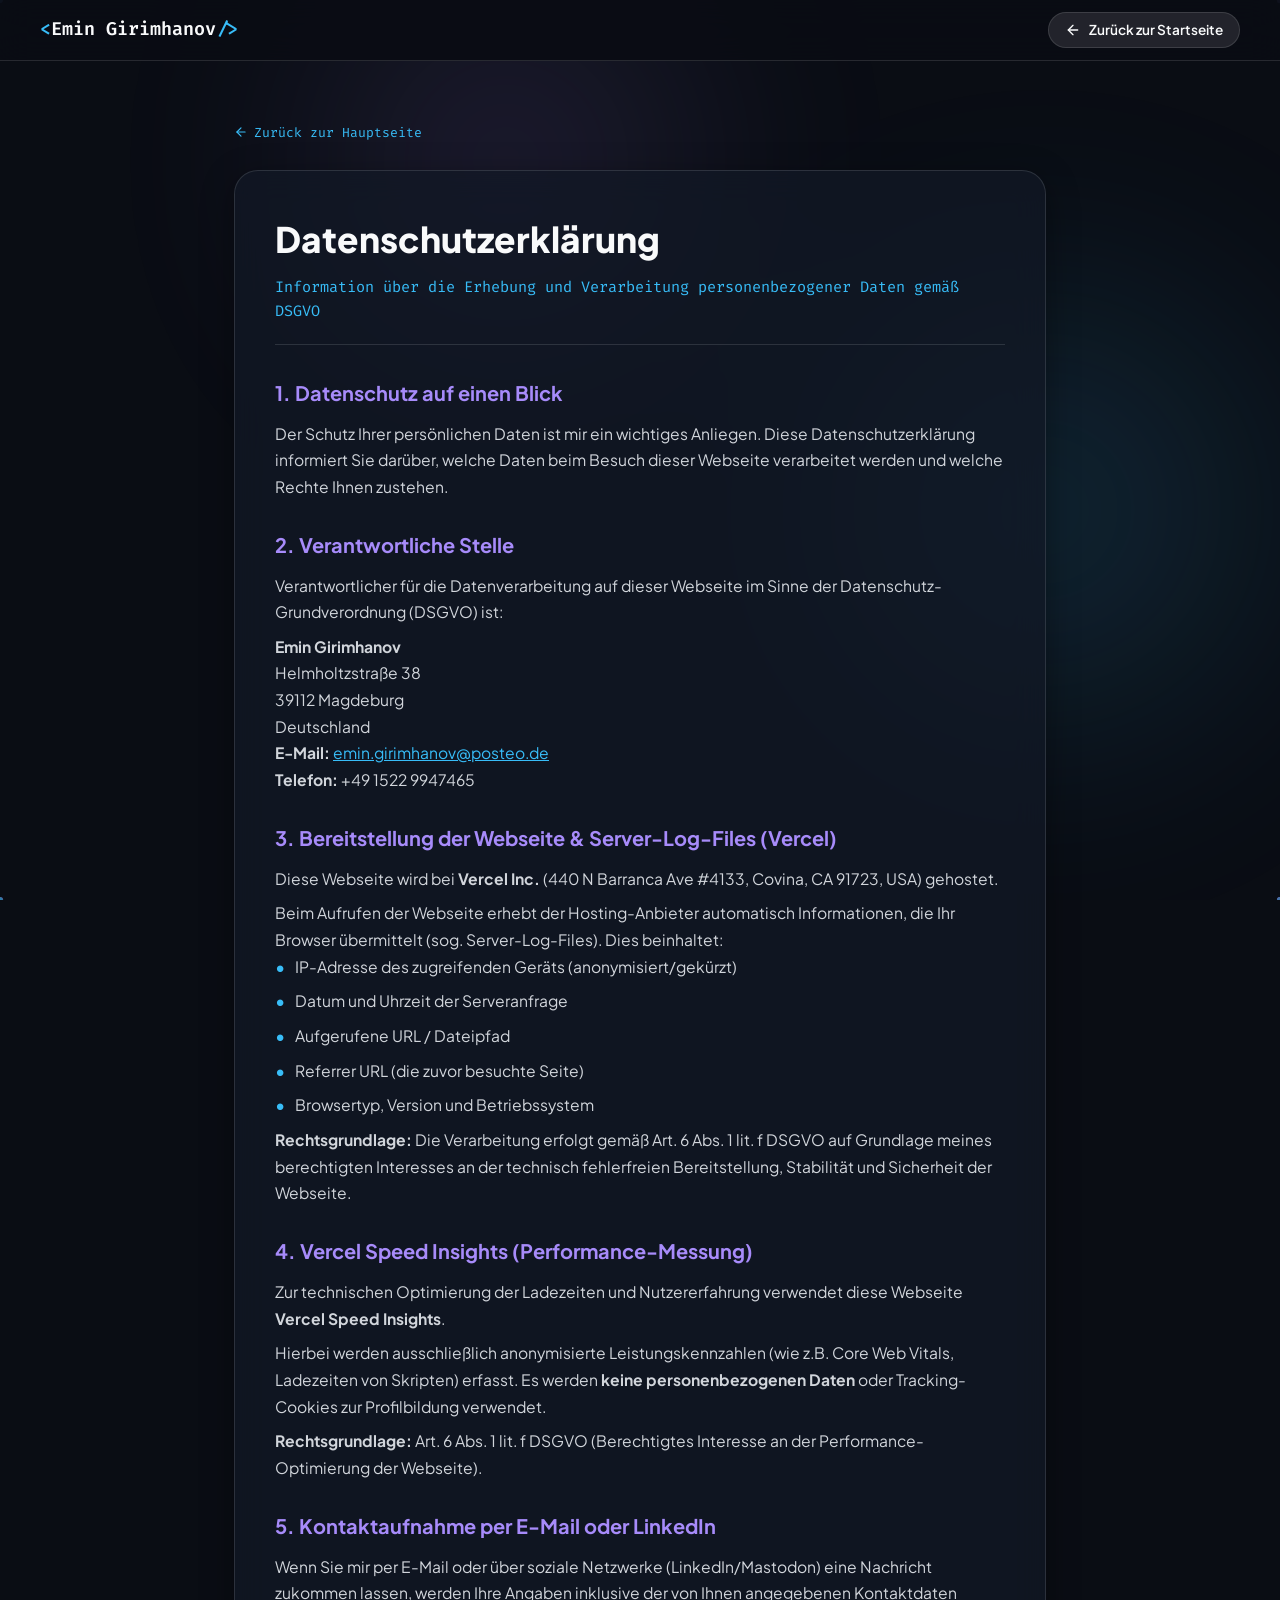
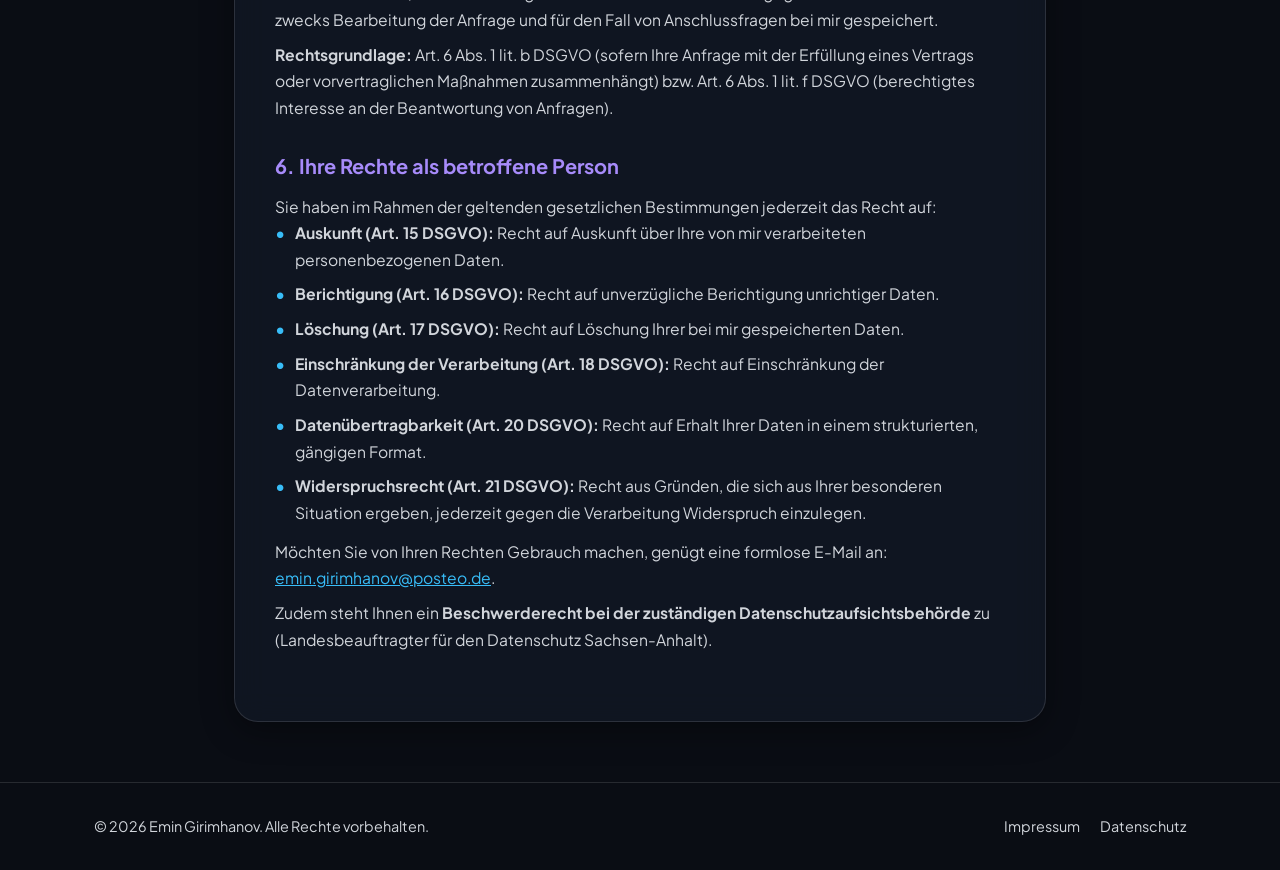
<file: datenschutz.html>
<!DOCTYPE html>
<html lang="de">
<head>
    <meta charset="UTF-8">
    <meta name="viewport" content="width=device-width, initial-scale=1.0">
    <title>Datenschutzerklärung | Emin Girimhanov</title>
    <meta name="description" content="Datenschutzerklärung gemäß DSGVO (GDPR) und TDDDG von Emin Girimhanov. Information über Datenverarbeitung, Hosting (Vercel) und Ihre Rechte.">
    <meta name="robots" content="noindex, follow">
    <link rel="canonical" href="https://emin-girimhanov.de/datenschutz.html">

    <!-- Selbst gehostete Schriften: kein Google-CDN, keine US-Uebertragung (DSGVO) -->
    <link rel="preload" href="assets/fonts/plus-jakarta-sans-latin.woff2" as="font" type="font/woff2" crossorigin>
    <link rel="stylesheet" href="assets/fonts/fonts.css">
    <link rel="stylesheet" href="style.css">
    
    <style>
        .legal-page-container {
            max-width: 860px;
            margin: 120px auto 60px;
            padding: 0 24px;
        }
        .back-nav {
            margin-bottom: 24px;
        }
        .legal-card {
            padding: 40px;
            border-radius: var(--radius-lg);
        }
        .legal-header {
            margin-bottom: 32px;
            border-bottom: 1px solid var(--border-color);
            padding-bottom: 20px;
        }
        .legal-title {
            font-size: 2.2rem;
            font-weight: 800;
            color: var(--text-main);
            margin-bottom: 8px;
        }
        .legal-subtitle {
            color: var(--cyan);
            font-size: 0.95rem;
            font-family: var(--font-code);
        }
        .legal-block {
            margin-bottom: 28px;
        }
        .legal-block h2 {
            font-size: 1.25rem;
            color: var(--primary);
            margin-bottom: 12px;
            display: flex;
            align-items: center;
            gap: 10px;
        }
        .legal-block p, .legal-block ul {
            color: var(--text-muted);
            font-size: 0.98rem;
            line-height: 1.7;
        }
        .legal-block ul {
            list-style: none;
            padding-left: 0;
        }
        .legal-block li {
            margin-bottom: 8px;
            position: relative;
            padding-left: 20px;
        }
        .legal-block li::before {
            content: "•";
            color: var(--cyan);
            position: absolute;
            left: 0;
            font-weight: bold;
        }
        .legal-link {
            color: var(--cyan);
            text-decoration: underline;
        }
    </style>
</head>
<body>
    <a href="#main-content" class="skip-link">Zum Hauptinhalt springen</a>

    <div class="ambient-light" aria-hidden="true">
        <canvas id="canvas-ui-bg"></canvas>
        <div class="blob blob-1"></div>
        <div class="blob blob-2"></div>
    </div>

    <!-- Navigation Header -->
    <header class="navbar" role="banner">
        <div class="nav-container">
            <a href="index.html" class="nav-logo" aria-label="Emin Girimhanov Startseite">
                <span class="logo-accent" aria-hidden="true">&lt;</span>Emin Girimhanov<span class="logo-accent" aria-hidden="true"> /&gt;</span>
            </a>
            <div class="nav-actions">
                <a href="index.html" class="btn btn-secondary btn-sm">
                    <svg xmlns="http://www.w3.org/2000/svg" width="16" height="16" viewBox="0 0 24 24" fill="none" stroke="currentColor" stroke-width="2" stroke-linecap="round" stroke-linejoin="round" aria-hidden="true"><line x1="19" y1="12" x2="5" y2="12"></line><polyline points="12 19 5 12 12 5"></polyline></svg> Zurück zur Startseite
                </a>
            </div>
        </div>
    </header>

    <main id="main-content" class="legal-page-container">
        <div class="back-nav">
            <a href="index.html" class="live-url-link">
                <svg xmlns="http://www.w3.org/2000/svg" width="14" height="14" viewBox="0 0 24 24" fill="none" stroke="currentColor" stroke-width="2" stroke-linecap="round" stroke-linejoin="round" aria-hidden="true"><line x1="19" y1="12" x2="5" y2="12"></line><polyline points="12 19 5 12 12 5"></polyline></svg> Zurück zur Hauptseite
            </a>
        </div>

        <article class="glass-card legal-card">
            <div class="legal-header">
                <h1 class="legal-title">Datenschutzerklärung</h1>
                <p class="legal-subtitle">Information über die Erhebung und Verarbeitung personenbezogener Daten gemäß DSGVO</p>
            </div>

            <div class="legal-block">
                <h2>1. Datenschutz auf einen Blick</h2>
                <p>
                    Der Schutz Ihrer persönlichen Daten ist mir ein wichtiges Anliegen. Diese Datenschutzerklärung informiert Sie darüber, welche Daten beim Besuch dieser Webseite verarbeitet werden und welche Rechte Ihnen zustehen.
                </p>
            </div>

            <div class="legal-block">
                <h2>2. Verantwortliche Stelle</h2>
                <p>
                    Verantwortlicher für die Datenverarbeitung auf dieser Webseite im Sinne der Datenschutz-Grundverordnung (DSGVO) ist:
                </p>
                <p style="margin-top: 8px;">
                    <strong>Emin Girimhanov</strong><br>
                    Helmholtzstraße 38<br>
                    39112 Magdeburg<br>
                    Deutschland<br>
                    <strong>E-Mail:</strong> <a href="mailto:emin.girimhanov@posteo.de" class="legal-link">emin.girimhanov@posteo.de</a><br>
                    <strong>Telefon:</strong> +49 1522 9947465
                </p>
            </div>

            <div class="legal-block">
                <h2>3. Bereitstellung der Webseite &amp; Server-Log-Files (Vercel)</h2>
                <p>
                    Diese Webseite wird bei <strong>Vercel Inc.</strong> (440 N Barranca Ave #4133, Covina, CA 91723, USA) gehostet.
                </p>
                <p style="margin-top: 8px;">
                    Beim Aufrufen der Webseite erhebt der Hosting-Anbieter automatisch Informationen, die Ihr Browser übermittelt (sog. Server-Log-Files). Dies beinhaltet:
                </p>
                <ul>
                    <li>IP-Adresse des zugreifenden Geräts (anonymisiert/gekürzt)</li>
                    <li>Datum und Uhrzeit der Serveranfrage</li>
                    <li>Aufgerufene URL / Dateipfad</li>
                    <li>Referrer URL (die zuvor besuchte Seite)</li>
                    <li>Browsertyp, Version und Betriebssystem</li>
                </ul>
                <p style="margin-top: 8px;">
                    <strong>Rechtsgrundlage:</strong> Die Verarbeitung erfolgt gemäß Art. 6 Abs. 1 lit. f DSGVO auf Grundlage meines berechtigten Interesses an der technisch fehlerfreien Bereitstellung, Stabilität und Sicherheit der Webseite.
                </p>
            </div>

            <div class="legal-block">
                <h2>4. Vercel Speed Insights (Performance-Messung)</h2>
                <p>
                    Zur technischen Optimierung der Ladezeiten und Nutzererfahrung verwendet diese Webseite <strong>Vercel Speed Insights</strong>.
                </p>
                <p style="margin-top: 8px;">
                    Hierbei werden ausschließlich anonymisierte Leistungskennzahlen (wie z.B. Core Web Vitals, Ladezeiten von Skripten) erfasst. Es werden <strong>keine personenbezogenen Daten</strong> oder Tracking-Cookies zur Profilbildung verwendet.
                </p>
                <p style="margin-top: 8px;">
                    <strong>Rechtsgrundlage:</strong> Art. 6 Abs. 1 lit. f DSGVO (Berechtigtes Interesse an der Performance-Optimierung der Webseite).
                </p>
            </div>

            <div class="legal-block">
                <h2>5. Kontaktaufnahme per E-Mail oder LinkedIn</h2>
                <p>
                    Wenn Sie mir per E-Mail oder über soziale Netzwerke (LinkedIn/Mastodon) eine Nachricht zukommen lassen, werden Ihre Angaben inklusive der von Ihnen angegebenen Kontaktdaten zwecks Bearbeitung der Anfrage und für den Fall von Anschlussfragen bei mir gespeichert.
                </p>
                <p style="margin-top: 8px;">
                    <strong>Rechtsgrundlage:</strong> Art. 6 Abs. 1 lit. b DSGVO (sofern Ihre Anfrage mit der Erfüllung eines Vertrags oder vorvertraglichen Maßnahmen zusammenhängt) bzw. Art. 6 Abs. 1 lit. f DSGVO (berechtigtes Interesse an der Beantwortung von Anfragen).
                </p>
            </div>

            <div class="legal-block">
                <h2>6. Ihre Rechte als betroffene Person</h2>
                <p>Sie haben im Rahmen der geltenden gesetzlichen Bestimmungen jederzeit das Recht auf:</p>
                <ul>
                    <li><strong>Auskunft (Art. 15 DSGVO):</strong> Recht auf Auskunft über Ihre von mir verarbeiteten personenbezogenen Daten.</li>
                    <li><strong>Berichtigung (Art. 16 DSGVO):</strong> Recht auf unverzügliche Berichtigung unrichtiger Daten.</li>
                    <li><strong>Löschung (Art. 17 DSGVO):</strong> Recht auf Löschung Ihrer bei mir gespeicherten Daten.</li>
                    <li><strong>Einschränkung der Verarbeitung (Art. 18 DSGVO):</strong> Recht auf Einschränkung der Datenverarbeitung.</li>
                    <li><strong>Datenübertragbarkeit (Art. 20 DSGVO):</strong> Recht auf Erhalt Ihrer Daten in einem strukturierten, gängigen Format.</li>
                    <li><strong>Widerspruchsrecht (Art. 21 DSGVO):</strong> Recht aus Gründen, die sich aus Ihrer besonderen Situation ergeben, jederzeit gegen die Verarbeitung Widerspruch einzulegen.</li>
                </ul>
                <p style="margin-top: 12px;">
                    Möchten Sie von Ihren Rechten Gebrauch machen, genügt eine formlose E-Mail an: <a href="mailto:emin.girimhanov@posteo.de" class="legal-link">emin.girimhanov@posteo.de</a>.
                </p>
                <p style="margin-top: 8px;">
                    Zudem steht Ihnen ein <strong>Beschwerderecht bei der zuständigen Datenschutzaufsichtsbehörde</strong> zu (Landesbeauftragter für den Datenschutz Sachsen-Anhalt).
                </p>
            </div>
        </article>
    </main>

    <footer class="footer">
        <div class="container footer-content">
            <p>&copy; 2026 Emin Girimhanov. Alle Rechte vorbehalten.</p>
            <div class="footer-links">
                <a href="impressum.html">Impressum</a>
                <a href="datenschutz.html">Datenschutz</a>
            </div>
        </div>
    </footer>

    <script src="script.js"></script>
</body>
</html>
</file>
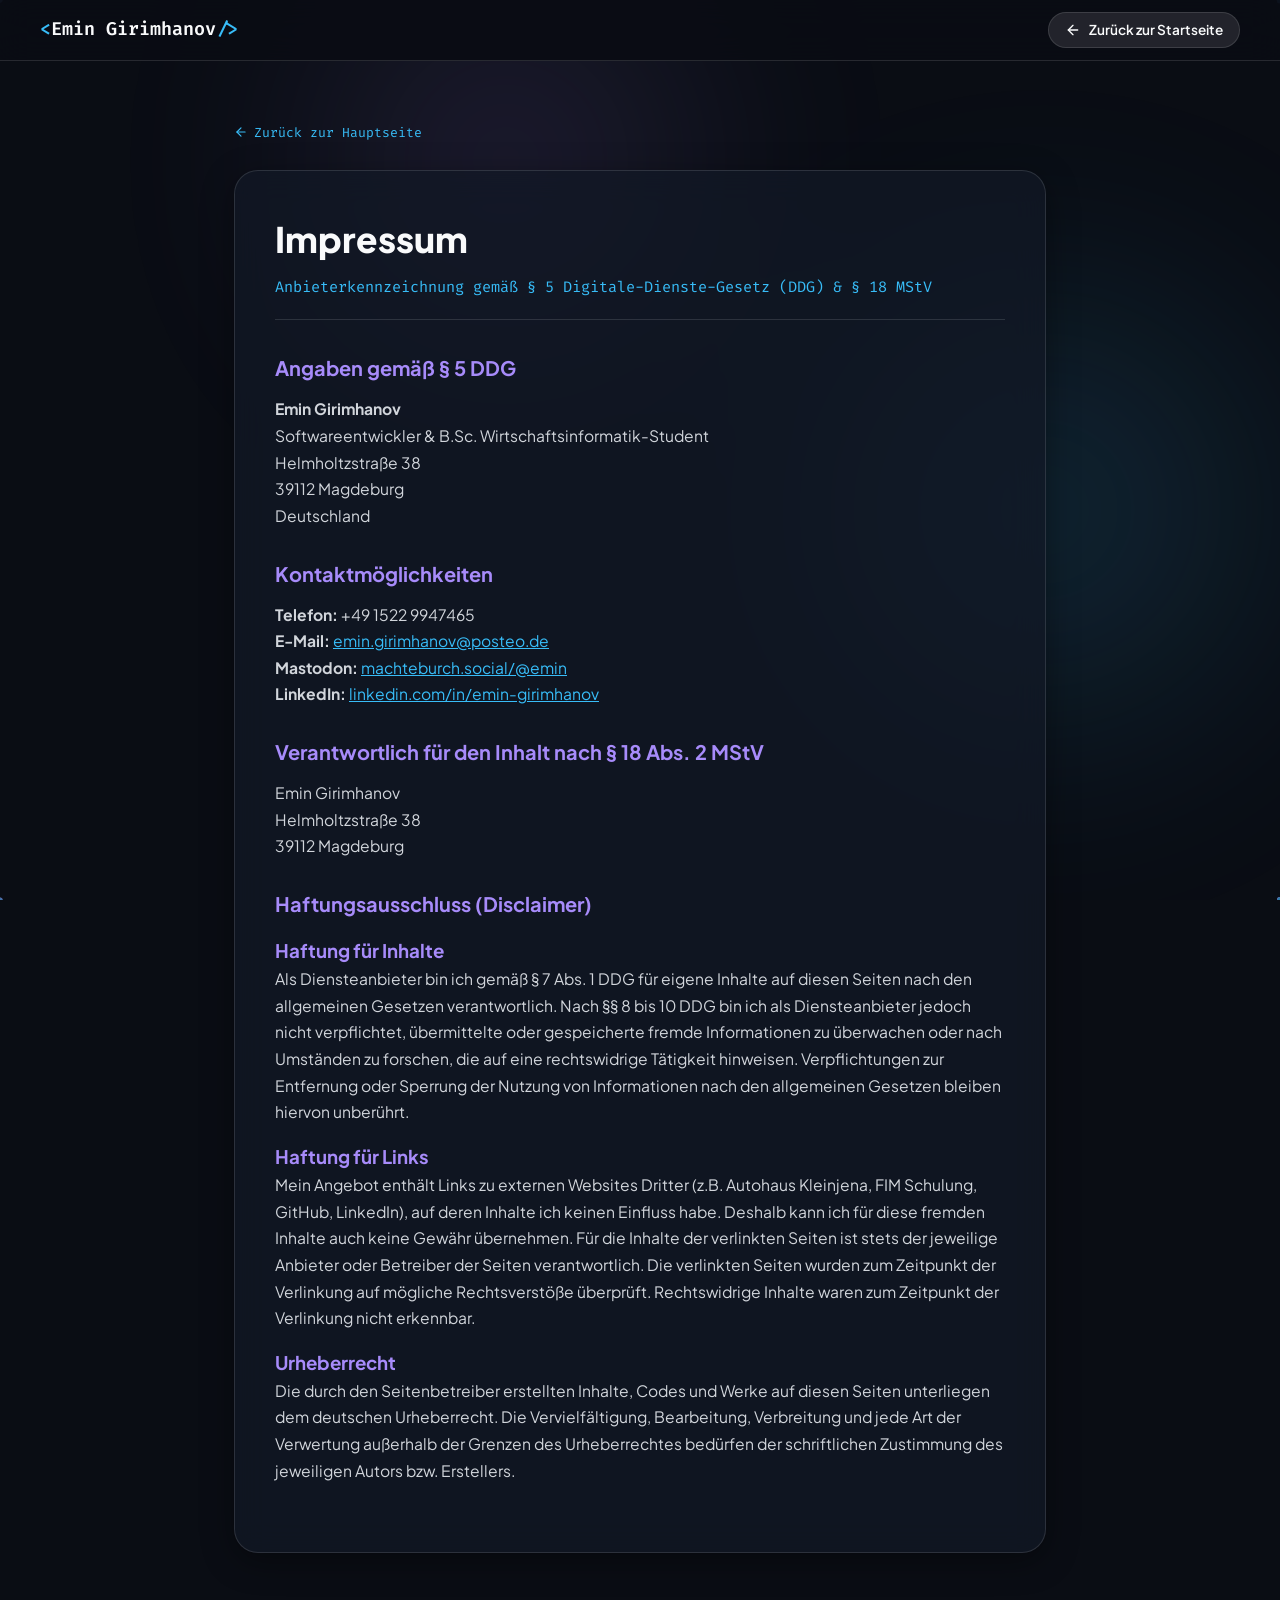
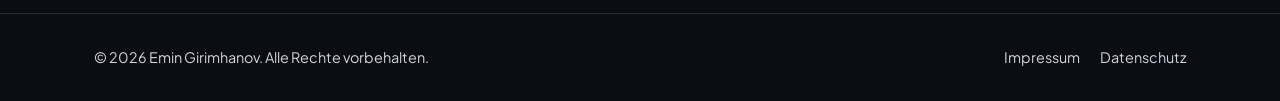
<file: impressum.html>
<!DOCTYPE html>
<html lang="de">
<head>
    <meta charset="UTF-8">
    <meta name="viewport" content="width=device-width, initial-scale=1.0">
    <title>Impressum | Emin Girimhanov</title>
    <meta name="description" content="Rechtliche Angaben und Impressum gemäß § 5 DDG & § 18 MStV von Emin Girimhanov, Magdeburg / Naumburg (Saale).">
    <meta name="robots" content="noindex, follow">
    <link rel="canonical" href="https://emin-girimhanov.de/impressum.html">

    <!-- Selbst gehostete Schriften: kein Google-CDN, keine US-Uebertragung (DSGVO) -->
    <link rel="preload" href="assets/fonts/plus-jakarta-sans-latin.woff2" as="font" type="font/woff2" crossorigin>
    <link rel="stylesheet" href="assets/fonts/fonts.css">
    <link rel="stylesheet" href="style.css">
    
    <style>
        .legal-page-container {
            max-width: 860px;
            margin: 120px auto 60px;
            padding: 0 24px;
        }
        .back-nav {
            margin-bottom: 24px;
        }
        .legal-card {
            padding: 40px;
            border-radius: var(--radius-lg);
        }
        .legal-header {
            margin-bottom: 32px;
            border-bottom: 1px solid var(--border-color);
            padding-bottom: 20px;
        }
        .legal-title {
            font-size: 2.2rem;
            font-weight: 800;
            color: var(--text-main);
            margin-bottom: 8px;
        }
        .legal-subtitle {
            color: var(--cyan);
            font-size: 0.95rem;
            font-family: var(--font-code);
        }
        .legal-block {
            margin-bottom: 28px;
        }
        .legal-block h2 {
            font-size: 1.25rem;
            color: var(--primary);
            margin-bottom: 12px;
            display: flex;
            align-items: center;
            gap: 10px;
        }
        .legal-block p, .legal-block ul {
            color: var(--text-muted);
            font-size: 0.98rem;
            line-height: 1.7;
        }
        .legal-block ul {
            list-style: none;
            padding-left: 0;
        }
        .legal-block li {
            margin-bottom: 8px;
            position: relative;
            padding-left: 20px;
        }
        .legal-block li::before {
            content: "•";
            color: var(--cyan);
            position: absolute;
            left: 0;
            font-weight: bold;
        }
        .legal-link {
            color: var(--cyan);
            text-decoration: underline;
        }
    </style>
</head>
<body>
    <a href="#main-content" class="skip-link">Zum Hauptinhalt springen</a>

    <div class="ambient-light" aria-hidden="true">
        <canvas id="canvas-ui-bg"></canvas>
        <div class="blob blob-1"></div>
        <div class="blob blob-2"></div>
    </div>

    <!-- Navigation Header -->
    <header class="navbar" role="banner">
        <div class="nav-container">
            <a href="index.html" class="nav-logo" aria-label="Emin Girimhanov Startseite">
                <span class="logo-accent" aria-hidden="true">&lt;</span>Emin Girimhanov<span class="logo-accent" aria-hidden="true"> /&gt;</span>
            </a>
            <div class="nav-actions">
                <a href="index.html" class="btn btn-secondary btn-sm">
                    <svg xmlns="http://www.w3.org/2000/svg" width="16" height="16" viewBox="0 0 24 24" fill="none" stroke="currentColor" stroke-width="2" stroke-linecap="round" stroke-linejoin="round" aria-hidden="true"><line x1="19" y1="12" x2="5" y2="12"></line><polyline points="12 19 5 12 12 5"></polyline></svg> Zurück zur Startseite
                </a>
            </div>
        </div>
    </header>

    <main id="main-content" class="legal-page-container">
        <div class="back-nav">
            <a href="index.html" class="live-url-link">
                <svg xmlns="http://www.w3.org/2000/svg" width="14" height="14" viewBox="0 0 24 24" fill="none" stroke="currentColor" stroke-width="2" stroke-linecap="round" stroke-linejoin="round" aria-hidden="true"><line x1="19" y1="12" x2="5" y2="12"></line><polyline points="12 19 5 12 12 5"></polyline></svg> Zurück zur Hauptseite
            </a>
        </div>

        <article class="glass-card legal-card">
            <div class="legal-header">
                <h1 class="legal-title">Impressum</h1>
                <p class="legal-subtitle">Anbieterkennzeichnung gemäß § 5 Digitale-Dienste-Gesetz (DDG) &amp; § 18 MStV</p>
            </div>

            <div class="legal-block">
                <h2>Angaben gemäß § 5 DDG</h2>
                <p>
                    <strong>Emin Girimhanov</strong><br>
                    Softwareentwickler &amp; B.Sc. Wirtschaftsinformatik-Student<br>
                    Helmholtzstraße 38<br>
                    39112 Magdeburg<br>
                    Deutschland
                </p>
            </div>

            <div class="legal-block">
                <h2>Kontaktmöglichkeiten</h2>
                <p>
                    <strong>Telefon:</strong> +49 1522 9947465<br>
                    <strong>E-Mail:</strong> <a href="mailto:emin.girimhanov@posteo.de" class="legal-link">emin.girimhanov@posteo.de</a><br>
                    <strong>Mastodon:</strong> <a href="https://machteburch.social/@emin" target="_blank" rel="noopener noreferrer" class="legal-link">machteburch.social/@emin</a><br>
                    <strong>LinkedIn:</strong> <a href="https://www.linkedin.com/in/emin-girimhanov/" target="_blank" rel="noopener noreferrer" class="legal-link">linkedin.com/in/emin-girimhanov</a>
                </p>
            </div>

            <div class="legal-block">
                <h2>Verantwortlich für den Inhalt nach § 18 Abs. 2 MStV</h2>
                <p>
                    Emin Girimhanov<br>
                    Helmholtzstraße 38<br>
                    39112 Magdeburg
                </p>
            </div>

            <div class="legal-block">
                <h2>Haftungsausschluss (Disclaimer)</h2>
                
                <h3 style="color: var(--primary); margin-top: 16px;">Haftung für Inhalte</h3>
                <p>
                    Als Diensteanbieter bin ich gemäß § 7 Abs. 1 DDG für eigene Inhalte auf diesen Seiten nach den allgemeinen Gesetzen verantwortlich. Nach §§ 8 bis 10 DDG bin ich als Diensteanbieter jedoch nicht verpflichtet, übermittelte oder gespeicherte fremde Informationen zu überwachen oder nach Umständen zu forschen, die auf eine rechtswidrige Tätigkeit hinweisen. Verpflichtungen zur Entfernung oder Sperrung der Nutzung von Informationen nach den allgemeinen Gesetzen bleiben hiervon unberührt.
                </p>
                
                <h3 style="color: var(--primary); margin-top: 16px;">Haftung für Links</h3>
                <p>
                    Mein Angebot enthält Links zu externen Websites Dritter (z.B. Autohaus Kleinjena, FIM Schulung, GitHub, LinkedIn), auf deren Inhalte ich keinen Einfluss habe. Deshalb kann ich für diese fremden Inhalte auch keine Gewähr übernehmen. Für die Inhalte der verlinkten Seiten ist stets der jeweilige Anbieter oder Betreiber der Seiten verantwortlich. Die verlinkten Seiten wurden zum Zeitpunkt der Verlinkung auf mögliche Rechtsverstöße überprüft. Rechtswidrige Inhalte waren zum Zeitpunkt der Verlinkung nicht erkennbar.
                </p>
                
                <h3 style="color: var(--primary); margin-top: 16px;">Urheberrecht</h3>
                <p>
                    Die durch den Seitenbetreiber erstellten Inhalte, Codes und Werke auf diesen Seiten unterliegen dem deutschen Urheberrecht. Die Vervielfältigung, Bearbeitung, Verbreitung und jede Art der Verwertung außerhalb der Grenzen des Urheberrechtes bedürfen der schriftlichen Zustimmung des jeweiligen Autors bzw. Erstellers.
                </p>
            </div>
        </article>
    </main>

    <footer class="footer">
        <div class="container footer-content">
            <p>&copy; 2026 Emin Girimhanov. Alle Rechte vorbehalten.</p>
            <div class="footer-links">
                <a href="impressum.html">Impressum</a>
                <a href="datenschutz.html">Datenschutz</a>
            </div>
        </div>
    </footer>

    <script src="script.js"></script>
</body>
</html>
</file>
<file: assets/fonts/fonts.css>
/* Selbst gehostete Schriften (Variable Fonts).
   Kein Google-CDN, keine Uebertragung in die USA, keine IP-Weitergabe.
   Quelle: Google Fonts, Lizenz SIL Open Font License 1.1. */

@font-face {
    font-family: 'Fira Code';
    font-style: normal;
    font-weight: 400 600;
    font-display: swap;
    src: url('fira-code-latin.woff2') format('woff2');
    unicode-range: U+0000-00FF, U+0131, U+0152-0153, U+02BB-02BC, U+02C6, U+02DA, U+02DC, U+0304, U+0308, U+0329, U+2000-206F, U+20AC, U+2122, U+2191, U+2193, U+2212, U+2215, U+FEFF, U+FFFD;
}

@font-face {
    font-family: 'Fira Code';
    font-style: normal;
    font-weight: 400 600;
    font-display: swap;
    src: url('fira-code-latin-ext.woff2') format('woff2');
    unicode-range: U+0100-02BA, U+02BD-02C5, U+02C7-02CC, U+02CE-02D7, U+02DD-02FF, U+0304, U+0308, U+0329, U+1D00-1DBF, U+1E00-1E9F, U+1EF2-1EFF, U+2020, U+20A0-20AB, U+20AD-20C0, U+2113, U+2C60-2C7F, U+A720-A7FF;
}

@font-face {
    font-family: 'Plus Jakarta Sans';
    font-style: normal;
    font-weight: 400 800;
    font-display: swap;
    src: url('plus-jakarta-sans-latin.woff2') format('woff2');
    unicode-range: U+0000-00FF, U+0131, U+0152-0153, U+02BB-02BC, U+02C6, U+02DA, U+02DC, U+0304, U+0308, U+0329, U+2000-206F, U+20AC, U+2122, U+2191, U+2193, U+2212, U+2215, U+FEFF, U+FFFD;
}

@font-face {
    font-family: 'Plus Jakarta Sans';
    font-style: normal;
    font-weight: 400 800;
    font-display: swap;
    src: url('plus-jakarta-sans-latin-ext.woff2') format('woff2');
    unicode-range: U+0100-02BA, U+02BD-02C5, U+02C7-02CC, U+02CE-02D7, U+02DD-02FF, U+0304, U+0308, U+0329, U+1D00-1DBF, U+1E00-1E9F, U+1EF2-1EFF, U+2020, U+20A0-20AB, U+20AD-20C0, U+2113, U+2C60-2C7F, U+A720-A7FF;
}
</file>
<file: style.css>
/* CSS Design System for Emin Girimhanov Startseite (SEO, GEO & WCAG 2.1 AA Accessibility Optimized) */
:root {
    --bg-dark: #0a0d14;
    --bg-card: rgba(18, 24, 38, 0.75);
    --bg-card-hover: rgba(28, 36, 56, 0.90);
    --border-color: rgba(255, 255, 255, 0.12);
    --border-highlight: rgba(139, 92, 246, 0.5);
    
    --primary: #a78bfa;
    --primary-glow: rgba(139, 92, 246, 0.35);
    --cyan: #38bdf8;
    --cyan-glow: rgba(56, 189, 248, 0.35);
    
    --text-main: #f9fafb;
    --text-muted: #d1d5db;
    --text-sub: #9ca3af;

    --font-main: 'Plus Jakarta Sans', -apple-system, BlinkMacSystemFont, sans-serif;
    --font-code: 'Fira Code', monospace;
    
    --radius-sm: 8px;
    --radius-md: 16px;
    --radius-lg: 24px;
    --radius-full: 9999px;
    
    --transition: all 0.3s cubic-bezier(0.4, 0, 0.2, 1);
}

/* Screenreader Only Utility (WCAG 2.1 AA) */
.sr-only {
    position: absolute;
    width: 1px;
    height: 1px;
    padding: 0;
    margin: -1px;
    overflow: hidden;
    clip: rect(0, 0, 0, 0);
    white-space: nowrap;
    border: 0;
}

/* Reset & Base */
*, *::before, *::after {
    box-sizing: border-box;
    margin: 0;
    padding: 0;
}

html {
    scroll-behavior: smooth;
}

body {
    background-color: var(--bg-dark);
    color: var(--text-main);
    font-family: var(--font-main);
    line-height: 1.6;
    overflow-x: hidden;
    min-height: 100vh;
}

/* Accessibility: Focus Indicators (WCAG 2.1 AA) */
:focus-visible {
    outline: 3px solid #38bdf8;
    outline-offset: 3px;
    border-radius: 4px;
}

/* Accessibility: Skip Link */
.skip-link {
    position: absolute;
    top: -100px;
    left: 16px;
    background: #8b5cf6;
    color: #ffffff;
    padding: 12px 20px;
    z-index: 9999;
    border-radius: var(--radius-sm);
    font-weight: 700;
    text-decoration: none;
    transition: top 0.2s ease;
}

.skip-link:focus {
    top: 16px;
}

/* Ambient Background Blobs & Canvas UI Background */
.ambient-light {
    position: fixed;
    top: 0;
    left: 0;
    /* 100vw zaehlt die Scrollleiste mit und erzeugt seitlichen Ueberlauf */
    width: 100%;
    height: 100vh;
    pointer-events: none;
    z-index: -1;
    overflow: hidden;
}

#canvas-ui-bg {
    position: absolute;
    top: 0;
    left: 0;
    width: 100%;
    height: 100%;
    pointer-events: none;
    opacity: 0.65;
}

.blob {
    position: absolute;
    border-radius: 50%;
    filter: blur(120px);
    opacity: 0.22;
}

.blob-1 {
    top: -10%;
    left: 20%;
    width: 500px;
    height: 500px;
    background: radial-gradient(circle, var(--primary) 0%, transparent 70%);
    animation: float 18s ease-in-out infinite alternate;
}

.blob-2 {
    bottom: 10%;
    right: -5%;
    width: 600px;
    height: 600px;
    background: radial-gradient(circle, var(--cyan) 0%, transparent 70%);
    animation: float 22s ease-in-out infinite alternate-reverse;
}

@keyframes float {
    0% { transform: translate(0, 0) scale(1); }
    50% { transform: translate(30px, 50px) scale(1.1); }
    100% { transform: translate(-20px, -30px) scale(0.95); }
}

/* Thinking Orbs Component (Inspired by Orbs.jakubantalik.com) */
.thinking-orb {
    position: relative;
    width: 16px;
    height: 16px;
    display: inline-flex;
    align-items: center;
    justify-content: center;
    margin-right: 6px;
    flex-shrink: 0;
}

.thinking-orb .orb-core {
    width: 6px;
    height: 6px;
    background-color: #38bdf8;
    border-radius: 50%;
    box-shadow: 0 0 10px #38bdf8, 0 0 18px #8b5cf6;
    animation: orbPulse 2s ease-in-out infinite alternate;
}

.thinking-orb .orb-ring {
    position: absolute;
    inset: 0;
    border-radius: 50%;
    border: 1.5px dashed rgba(56, 189, 248, 0.7);
}

.thinking-orb .ring-1 {
    animation: orbSpin 4s linear infinite;
}

.thinking-orb .ring-2 {
    inset: -3px;
    border-color: rgba(139, 92, 246, 0.5);
    animation: orbSpinReverse 6s linear infinite;
}

@keyframes orbPulse {
    0% { transform: scale(0.8); opacity: 0.7; }
    100% { transform: scale(1.25); opacity: 1; box-shadow: 0 0 14px #38bdf8, 0 0 24px #a78bfa; }
}

@keyframes orbSpin {
    from { transform: rotate(0deg); }
    to { transform: rotate(360deg); }
}

@keyframes orbSpinReverse {
    from { transform: rotate(360deg); }
    to { transform: rotate(0deg); }
}

/* Typography Helpers & Text Clipping Fix */
.gradient-text {
    background: linear-gradient(135deg, #c4b5fd 0%, #38bdf8 100%);
    -webkit-background-clip: text;
    background-clip: text;
    -webkit-text-fill-color: transparent;
    display: inline-block;
    padding-right: 6px;
    padding-bottom: 4px;
    vertical-align: bottom;
}

.container {
    max-width: 1140px;
    margin: 0 auto;
    padding: 0 24px;
}

/* Glassmorphism Card with Spotlight Mouse Glow (Aceternity & CanvasUI inspired) */
.glass-card {
    position: relative;
    background: var(--bg-card);
    backdrop-filter: blur(16px);
    -webkit-backdrop-filter: blur(16px);
    border: 1px solid var(--border-color);
    border-radius: var(--radius-md);
    box-shadow: 0 8px 32px 0 rgba(0, 0, 0, 0.37);
    transition: transform 0.3s cubic-bezier(0.16, 1, 0.3, 1), border-color 0.3s ease, box-shadow 0.3s ease;
    overflow: hidden;
}

.glass-card::before {
    content: '';
    position: absolute;
    inset: 0;
    background: radial-gradient(
        450px circle at var(--mouse-x, 50%) var(--mouse-y, 50%),
        rgba(167, 139, 250, 0.18),
        rgba(56, 189, 248, 0.06) 40%,
        transparent 70%
    );
    opacity: 0;
    transition: opacity 0.3s ease;
    pointer-events: none;
    z-index: 1;
}

.glass-card:hover::before {
    opacity: 1;
}

.glass-card:hover {
    border-color: var(--border-highlight);
    box-shadow: 0 12px 40px 0 rgba(139, 92, 246, 0.22);
}

/* Navbar & Navigation Layout (Fixed Header Overflows & Text Wrapping) */
.navbar {
    position: fixed;
    top: 0;
    left: 0;
    width: 100%;
    z-index: 1000;
    padding: 12px 0;
    background: rgba(10, 13, 20, 0.92);
    backdrop-filter: blur(16px);
    -webkit-backdrop-filter: blur(16px);
    border-bottom: 1px solid var(--border-color);
}

.nav-container {
    max-width: 1240px;
    margin: 0 auto;
    padding: 0 20px;
    display: flex;
    justify-content: space-between;
    align-items: center;
    gap: 16px;
}

.nav-logo {
    font-size: 1.15rem;
    font-weight: 800;
    color: var(--text-main);
    text-decoration: none !important;
    font-family: var(--font-code);
    white-space: nowrap;
    display: inline-flex;
    align-items: center;
    flex-shrink: 0;
}

.logo-accent {
    color: var(--cyan);
}

.nav-links {
    display: flex;
    align-items: center;
    gap: 10px;
    list-style: none;
    margin: 0;
    padding: 0;
}

.nav-link {
    color: var(--text-muted);
    text-decoration: none !important;
    font-size: 0.88rem;
    font-weight: 600;
    padding: 6px 12px;
    border-radius: var(--radius-sm);
    white-space: nowrap;
    transition: var(--transition);
    display: inline-block;
}

.nav-link:hover, .nav-link:focus {
    color: var(--cyan);
    background: rgba(56, 189, 248, 0.1);
    text-decoration: none !important;
}

.nav-actions {
    display: flex;
    align-items: center;
    gap: 10px;
    flex-shrink: 0;
    white-space: nowrap;
}

/* Falcos GmbH Official Brand Green (#43a53b) Link Styling */
.falcos-link {
    color: inherit;
    text-decoration: none !important;
    font-weight: 600;
    transition: color 0.25s ease, text-shadow 0.25s ease, border-color 0.25s ease;
    border-bottom: 1.5px dashed rgba(67, 165, 59, 0.5);
    padding-bottom: 1px;
    display: inline;
}

.falcos-link:hover, .falcos-link:focus {
    color: #43a53b !important;
    border-bottom-color: #43a53b !important;
    border-bottom-style: solid;
    text-shadow: 0 0 14px rgba(67, 165, 59, 0.6);
}

/* OVGU Magdeburg Official Brand Red (#7a003f) Link Styling */
.ovgu-link {
    color: inherit;
    text-decoration: none !important;
    font-weight: 600;
    transition: color 0.25s ease, text-shadow 0.25s ease, border-color 0.25s ease;
    border-bottom: 1.5px dashed rgba(122, 0, 63, 0.6);
    padding-bottom: 1px;
    display: inline;
}

.ovgu-link:hover, .ovgu-link:focus {
    color: #9e0052 !important;
    border-bottom-color: #9e0052 !important;
    border-bottom-style: solid;
    text-shadow: 0 0 14px rgba(158, 0, 82, 0.75);
}

/* e-fellows.net Official Brand Orange (#fe7c09) Link Styling */
.efellows-link {
    color: inherit;
    text-decoration: none !important;
    font-weight: 600;
    transition: color 0.25s ease, text-shadow 0.25s ease, border-color 0.25s ease;
    border-bottom: 1.5px dashed rgba(254, 124, 9, 0.6);
    padding-bottom: 1px;
    display: inline;
    white-space: nowrap;
}

.efellows-link:hover, .efellows-link:focus {
    color: #fe7c09 !important;
    border-bottom-color: #fe7c09 !important;
    border-bottom-style: solid;
    text-shadow: 0 0 14px rgba(254, 124, 9, 0.75);
}

/* Buttons */
.btn {
    display: inline-flex;
    align-items: center;
    justify-content: center;
    gap: 8px;
    padding: 12px 24px;
    border-radius: var(--radius-full);
    font-size: 0.95rem;
    font-weight: 600;
    text-decoration: none;
    cursor: pointer;
    transition: var(--transition);
    border: none;
    height: 40px;
    box-sizing: border-box;
}

.btn-sm {
    padding: 6px 16px;
    font-size: 0.85rem;
    height: 36px;
}

.btn-primary {
    background: linear-gradient(135deg, #8b5cf6 0%, #6366f1 100%);
    color: #ffffff;
    box-shadow: 0 4px 20px var(--primary-glow);
}

.btn-primary:hover {
    transform: translateY(-2px);
    box-shadow: 0 6px 28px rgba(139, 92, 246, 0.5);
}

.btn-secondary {
    background: rgba(255, 255, 255, 0.1);
    color: var(--text-main);
    border: 1px solid var(--border-color);
}

.btn-secondary:hover {
    background: rgba(255, 255, 255, 0.18);
    transform: translateY(-2px);
}

.btn-outline {
    background: transparent;
    color: var(--text-main);
    border: 1px solid var(--border-color);
}

.btn-outline:hover {
    border-color: var(--primary);
    color: var(--primary);
    transform: translateY(-2px);
}

/* Hero Section */
.hero-section {
    padding: 160px 0 100px;
}

.hero-grid {
    display: grid;
    grid-template-columns: 1.2fr 0.8fr;
    gap: 48px;
    align-items: center;
}

.status-badge {
    display: inline-flex;
    align-items: center;
    gap: 10px;
    padding: 6px 16px;
    background: rgba(6, 182, 212, 0.12);
    border: 1px solid rgba(56, 189, 248, 0.4);
    border-radius: var(--radius-full);
    font-size: 0.85rem;
    color: var(--cyan);
    margin-bottom: 24px;
}

.pulse-dot {
    width: 8px;
    height: 8px;
    background-color: var(--cyan);
    border-radius: 50%;
    box-shadow: 0 0 10px var(--cyan);
    animation: pulse 2s infinite;
}

@keyframes pulse {
    0% { transform: scale(0.95); box-shadow: 0 0 0 0 rgba(56, 189, 248, 0.7); }
    70% { transform: scale(1); box-shadow: 0 0 0 8px rgba(56, 189, 248, 0); }
    100% { transform: scale(0.95); box-shadow: 0 0 0 0 rgba(56, 189, 248, 0); }
}

.hero-title {
    font-size: clamp(2rem, 6.5vw, 3.25rem);
    font-weight: 800;
    line-height: 1.2;
    margin-bottom: 20px;
    letter-spacing: -0.01em;
    overflow-wrap: break-word;
}

.hero-subtitle {
    font-size: 1.15rem;
    color: var(--text-muted);
    margin-bottom: 32px;
    max-width: 560px;
}

.hero-buttons {
    display: flex;
    flex-wrap: wrap;
    gap: 16px;
    margin-bottom: 40px;
}

.hero-stats {
    display: flex;
    align-items: center;
    flex-wrap: wrap;
    gap: 24px;
    padding-top: 24px;
    border-top: 1px solid var(--border-color);
}

.stat-item {
    display: flex;
    flex-direction: column;
}

.stat-number {
    font-size: 1.4rem;
    font-weight: 700;
    color: var(--text-main);
    white-space: nowrap;
}

.stat-label {
    font-size: 0.85rem;
    color: var(--text-muted);
}

.stat-divider {
    width: 1px;
    height: 36px;
    background: var(--border-color);
}

/* Profile Card */
.profile-card {
    padding: 32px;
    text-align: center;
    position: relative;
    overflow: hidden;
}

.avatar-wrapper {
    position: relative;
    width: 130px;
    height: 130px;
    margin: 0 auto 20px;
}

.avatar-glow {
    position: absolute;
    inset: -6px;
    background: linear-gradient(135deg, var(--primary), var(--cyan));
    border-radius: 50%;
    filter: blur(12px);
    opacity: 0.6;
}

.avatar-img {
    position: relative;
    width: 100%;
    height: 100%;
    border-radius: 50%;
    object-fit: cover;
    border: 3px solid var(--bg-dark);
}

.profile-name {
    font-size: 1.5rem;
    font-weight: 700;
    margin-bottom: 4px;
}

.profile-handle {
    font-size: 0.95rem;
    color: var(--primary);
    font-family: var(--font-code);
    margin-bottom: 16px;
}

.badge-list {
    display: flex;
    flex-wrap: wrap;
    justify-content: center;
    gap: 8px;
    margin-bottom: 24px;
}

.tech-badge {
    display: inline-flex;
    align-items: center;
    gap: 6px;
    padding: 6px 12px;
    background: rgba(255, 255, 255, 0.06);
    border-radius: var(--radius-full);
    font-size: 0.8rem;
    color: var(--text-muted);
}

/* Social Row Under Profile Avatar Fix */
.social-row {
    display: flex;
    justify-content: center;
    align-items: center;
    gap: 16px;
    margin-top: 8px;
}

.social-icon {
    width: 42px;
    height: 42px;
    border-radius: 50%;
    background: rgba(255, 255, 255, 0.08);
    border: 1px solid var(--border-color);
    color: var(--text-main);
    display: inline-flex;
    align-items: center;
    justify-content: center;
    text-decoration: none;
    transition: var(--transition);
}

.social-icon svg, .social-icon i {
    width: 20px;
    height: 20px;
    stroke: currentColor;
    stroke-width: 2;
    fill: none;
    display: block;
}

.social-icon:hover {
    background: var(--primary);
    color: #ffffff;
    border-color: var(--primary);
    transform: translateY(-3px);
}

/* Sections */
.section {
    padding: 80px 0;
}

.section-header {
    text-align: center;
    margin-bottom: 48px;
}

.section-tag {
    font-size: 0.85rem;
    font-weight: 700;
    text-transform: uppercase;
    letter-spacing: 0.1em;
    color: var(--primary);
}

.section-title {
    font-size: clamp(1.6rem, 4.5vw, 2.25rem);
    font-weight: 800;
    margin-top: 8px;
    overflow-wrap: break-word;
}

/* About Grid */
.about-grid {
    display: grid;
    grid-template-columns: repeat(3, 1fr);
    gap: 24px;
}

.about-card {
    padding: 32px;
}

.icon-box {
    width: 48px;
    height: 48px;
    border-radius: var(--radius-sm);
    background: rgba(139, 92, 246, 0.18);
    color: var(--primary);
    display: flex;
    align-items: center;
    justify-content: center;
    margin-bottom: 20px;
}

.about-card h3 {
    font-size: 1.2rem;
    margin-bottom: 12px;
}

.about-card p {
    color: var(--text-muted);
    font-size: 0.95rem;
}

/* Skills Wrapper */
.skills-wrapper {
    display: grid;
    grid-template-columns: repeat(3, 1fr);
    gap: 24px;
}

.skill-category {
    padding: 28px;
}

.category-title {
    font-size: 1.1rem;
    display: flex;
    align-items: center;
    gap: 10px;
    margin-bottom: 20px;
    color: var(--cyan);
}

.skills-grid {
    display: flex;
    flex-wrap: wrap;
    gap: 10px;
}

.skill-pill {
    display: inline-flex;
    align-items: center;
    gap: 8px;
    padding: 8px 14px;
    background: rgba(255, 255, 255, 0.05);
    border: 1px solid var(--border-color);
    border-radius: var(--radius-sm);
    font-size: 0.88rem;
    color: var(--text-main);
    transition: var(--transition);
}

.skill-pill:hover {
    background: rgba(139, 92, 246, 0.2);
    border-color: var(--primary);
    transform: translateY(-2px);
}

/* Project Section Grid */
.project-filters {
    display: flex;
    justify-content: center;
    gap: 12px;
    margin-bottom: 36px;
    flex-wrap: wrap;
}

.filter-btn {
    padding: 8px 20px;
    border-radius: var(--radius-full);
    background: rgba(255, 255, 255, 0.06);
    border: 1px solid var(--border-color);
    color: var(--text-muted);
    font-size: 0.9rem;
    cursor: pointer;
    transition: var(--transition);
}

.filter-btn.active, .filter-btn:hover {
    background: var(--primary);
    color: #ffffff;
    border-color: var(--primary);
}

.projects-grid {
    display: grid;
    grid-template-columns: repeat(3, 1fr);
    gap: 24px;
}

.project-card {
    padding: 28px;
    display: flex;
    flex-direction: column;
    justify-content: space-between;
}

.project-header {
    display: flex;
    justify-content: space-between;
    align-items: center;
    margin-bottom: 16px;
}

.project-type {
    display: flex;
    align-items: center;
    gap: 6px;
    font-size: 0.8rem;
    color: var(--cyan);
    font-family: var(--font-code);
}

.project-link {
    color: var(--text-muted);
    transition: var(--transition);
    display: inline-flex;
    align-items: center;
    justify-content: center;
    padding: 4px;
    border-radius: 4px;
}

.project-link:hover, .project-link:focus {
    color: var(--primary);
    background: rgba(255, 255, 255, 0.08);
}

.project-title {
    font-size: 1.2rem;
    margin-bottom: 12px;
}

.project-desc {
    color: var(--text-muted);
    font-size: 0.92rem;
    margin-bottom: 24px;
}

.project-tags {
    display: flex;
    flex-wrap: wrap;
    gap: 8px;
}

.project-tags span {
    padding: 4px 10px;
    background: rgba(255, 255, 255, 0.06);
    border-radius: 4px;
    font-size: 0.75rem;
    color: var(--text-muted);
}

/* Terminal Simulator */
.terminal-window {
    max-width: 800px;
    margin: 0 auto;
    overflow: hidden;
    border-radius: var(--radius-md);
    background: #0d1117;
    border: 1px solid rgba(255, 255, 255, 0.15);
}

.terminal-header {
    padding: 12px 18px;
    background: #161b22;
    display: flex;
    align-items: center;
    position: relative;
    border-bottom: 1px solid var(--border-color);
}

.terminal-buttons {
    display: flex;
    gap: 8px;
}

.term-btn {
    width: 12px;
    height: 12px;
    border-radius: 50%;
}

.term-close { background-color: #ff5f56; }
.term-min { background-color: #ffbd2e; }
.term-max { background-color: #27c93f; }

.terminal-title {
    position: absolute;
    left: 50%;
    transform: translateX(-50%);
    font-family: var(--font-code);
    font-size: 0.8rem;
    color: var(--text-muted);
}

.terminal-body {
    padding: 20px;
    font-family: var(--font-code);
    font-size: 0.9rem;
    min-height: 180px;
    max-height: 300px;
    overflow-y: auto;
}

.terminal-line {
    margin-bottom: 8px;
}

.prompt-user { color: #58a6ff; }
.prompt-host { color: #3fb950; }
.prompt-path { color: #d2a8ff; }
.cmd-highlight { color: var(--cyan); font-weight: 600; }
.terminal-info { color: #8b949e; margin-bottom: 6px; }
.terminal-result { color: #c9d1d9; margin-bottom: 12px; padding-left: 12px; border-left: 2px solid var(--primary); white-space: pre-wrap; }
.terminal-cursor { display: inline-block; color: var(--primary); font-weight: bold; animation: blinkCursor 0.6s infinite alternate; }
@keyframes blinkCursor { 0% { opacity: 1; } 100% { opacity: 0; } }

.terminal-input-row {
    padding: 12px 20px;
    display: flex;
    align-items: center;
    background: #090d13;
    border-top: 1px solid var(--border-color);
    font-family: var(--font-code);
}

#terminal-input {
    flex: 1;
    min-width: 0;
    background: transparent;
    border: none;
    outline: none;
    color: var(--text-main);
    font-family: var(--font-code);
    font-size: 0.9rem;
}

.terminal-presets {
    padding: 10px 20px 14px;
    display: flex;
    gap: 8px;
    background: #090d13;
    flex-wrap: wrap;
}

.preset-btn {
    padding: 4px 10px;
    background: rgba(255, 255, 255, 0.08);
    border: 1px solid var(--border-color);
    border-radius: 4px;
    color: var(--cyan);
    font-family: var(--font-code);
    font-size: 0.78rem;
    cursor: pointer;
    transition: var(--transition);
}

.preset-btn:hover {
    background: var(--cyan);
    color: #000;
}

/* Contact Section */
.contact-card {
    padding: 48px;
    text-align: center;
    background: linear-gradient(135deg, rgba(139, 92, 246, 0.12) 0%, rgba(56, 189, 248, 0.06) 100%);
}

.contact-title {
    font-size: 2rem;
    margin-bottom: 12px;
}

.contact-sub {
    color: var(--text-muted);
    max-width: 500px;
    margin: 0 auto 32px;
}

.contact-actions {
    display: flex;
    justify-content: center;
    align-items: center;
    flex-wrap: wrap;
    gap: 16px;
}

.email-action-box {
    display: inline-flex;
    align-items: center;
    flex-wrap: wrap;
    max-width: 100%;
    background: rgba(255, 255, 255, 0.05);
    border: 1px solid var(--border-color);
    border-radius: var(--radius-md);
    padding: 6px 8px 6px 16px;
    gap: 12px;
    transition: var(--transition);
}

.email-action-box:hover {
    border-color: var(--cyan);
    background: rgba(56, 189, 248, 0.08);
    box-shadow: 0 0 16px var(--cyan-glow);
}

.email-direct-link {
    display: inline-flex;
    align-items: center;
    min-width: 0;
    overflow-wrap: anywhere;
    gap: 8px;
    color: var(--text-main);
    text-decoration: none !important;
    font-family: var(--font-code);
    font-size: 0.95rem;
    font-weight: 500;
    transition: color 0.2s ease;
}

.email-direct-link:hover {
    color: var(--cyan);
}

.copy-icon-btn {
    position: relative;
    background: rgba(255, 255, 255, 0.08);
    border: 1px solid var(--border-color);
    color: var(--text-muted);
    border-radius: 8px;
    padding: 8px 10px;
    cursor: pointer;
    display: flex;
    align-items: center;
    justify-content: center;
    transition: var(--transition);
}

.copy-icon-btn:hover,
.copy-icon-btn.copied {
    background: var(--cyan);
    color: #090d16;
    border-color: var(--cyan);
}

.copy-tooltip {
    position: absolute;
    bottom: calc(100% + 8px);
    left: 50%;
    transform: translateX(-50%);
    background: #0f172a;
    color: #ffffff;
    font-size: 0.75rem;
    font-weight: 600;
    padding: 4px 8px;
    border-radius: 4px;
    border: 1px solid var(--border-color);
    white-space: nowrap;
    opacity: 0;
    pointer-events: none;
    transition: opacity 0.2s ease;
}

.copy-icon-btn:hover .copy-tooltip,
.copy-icon-btn.copied .copy-tooltip {
    opacity: 1;
}

/* Footer */
.footer {
    padding: 32px 0;
    border-top: 1px solid var(--border-color);
    font-size: 0.9rem;
    color: var(--text-muted);
}

.footer-content {
    display: flex;
    justify-content: space-between;
    align-items: center;
}

.footer-links {
    display: flex;
    flex-wrap: wrap;
    justify-content: center;
    gap: 12px 20px;
}

.footer-links a {
    color: var(--text-muted);
    text-decoration: none;
    transition: var(--transition);
}

.footer-links a:hover {
    color: var(--primary);
}

/* Modal Button Links in Nav & Footer */
.nav-link-btn, .footer-modal-link {
    background: transparent;
    border: none;
    color: var(--text-muted);
    font-family: var(--font-main);
    font-size: 0.95rem;
    font-weight: 500;
    cursor: pointer;
    padding: 0;
    transition: var(--transition);
}

.nav-link-btn:hover, .footer-modal-link:hover {
    color: var(--primary);
}

/* Featured Project Cards & Media Header */
.project-card {
    display: flex;
    flex-direction: column;
    overflow: hidden;
    position: relative;
    transition: transform 0.3s cubic-bezier(0.4, 0, 0.2, 1), box-shadow 0.3s ease, border-color 0.3s ease;
}

.project-card:hover {
    transform: translateY(-4px);
    box-shadow: 0 16px 36px rgba(0, 0, 0, 0.4), 0 0 20px rgba(167, 139, 250, 0.15);
    border-color: rgba(167, 139, 250, 0.4);
}

.project-card.featured-project {
    border: 1px solid rgba(56, 189, 248, 0.3);
    background: linear-gradient(145deg, rgba(18, 24, 38, 0.85) 0%, rgba(30, 41, 65, 0.7) 100%);
}

.project-media-wrapper {
    position: relative;
    width: 100%;
    /* Keine feste Hoehe mehr: das Bild bestimmt sie selbst.
       Alle Banner haben dasselbe Format, deshalb bleiben die Karten gleich hoch. */
    overflow: hidden;
    background: #090d13;
}

.project-banner-img {
    display: block;
    width: 100%;
    /* height: auto statt cover, damit nichts abgeschnitten wird */
    height: auto;
    cursor: pointer;
    transition: transform 0.4s ease;
}

.project-banner-img:hover {
    transform: scale(1.05);
}

/* Role Badges on Cards */
.badge-role {
    position: absolute;
    top: 12px;
    right: 12px;
    padding: 4px 12px;
    border-radius: var(--radius-full);
    font-size: 0.75rem;
    font-weight: 700;
    letter-spacing: 0.02em;
    backdrop-filter: blur(8px);
    box-shadow: 0 4px 12px rgba(0, 0, 0, 0.3);
}

.badge-context {
    /* Neutrales Kontext-Abzeichen: Kundenprojekt, Teamprojekt, Ehrenamt */
    background: rgba(12, 17, 28, 0.82);
    color: #f3f4f6;
    border: 1px solid rgba(255, 255, 255, 0.22);
}

.badge-creator {
    background: rgba(56, 189, 248, 0.85);
    color: #031024;
}

.badge-teamwork {
    background: rgba(167, 139, 250, 0.9);
    color: #120326;
}

.badge-work {
    /* Deckend dunkel, damit das Abzeichen auch auf hellen Bannern lesbar bleibt */
    background: rgba(12, 17, 28, 0.82);
    color: #f3f4f6;
    border: 1px solid rgba(255, 255, 255, 0.22);
}

.badge-consulting, .badge-engagement {
    background: rgba(52, 211, 153, 0.85);
    color: #022013;
}

.badge-hardware {
    background: rgba(251, 146, 60, 0.85);
    color: #240b02;
}

.badge-award {
    background: rgba(250, 204, 21, 0.85);
    color: #241a02;
}

.project-content {
    padding: 24px;
    display: flex;
    flex-direction: column;
    flex: 1;
}

/* Mini Photo next to URL / Link / Name Component (USER REQUIREMENT!) */
/* Projekte ohne Live-Adresse: nur der Case-Study-Knopf, kein leerer Kasten */
.project-actions {
    margin: 16px 0;
}

.site-link-badge {
    display: flex;
    align-items: center;
    flex-wrap: wrap;
    gap: 12px;
    background: rgba(255, 255, 255, 0.04);
    border: 1px solid rgba(255, 255, 255, 0.08);
    border-radius: var(--radius-md);
    padding: 10px 14px;
    margin: 16px 0;
    transition: var(--transition);
}

.site-link-badge:hover {
    background: rgba(255, 255, 255, 0.08);
    border-color: var(--primary-glow);
}

.mini-site-photo {
    width: 42px;
    height: 42px;
    border-radius: var(--radius-sm);
    object-fit: cover;
    border: 1px solid rgba(255, 255, 255, 0.2);
    box-shadow: 0 2px 8px rgba(0, 0, 0, 0.3);
    flex-shrink: 0;
}

.site-link-info {
    display: flex;
    flex-direction: column;
    gap: 2px;
    overflow: hidden;
    /* Darf schrumpfen, braucht aber genug Grundbreite fuer die URL */
    flex: 1 1 150px;
    min-width: 0;
}

.site-link-name {
    font-weight: 700;
    font-size: 0.9rem;
    color: var(--text-main);
    white-space: nowrap;
    overflow: hidden;
    text-overflow: ellipsis;
}

.live-url-link {
    display: inline-flex;
    align-items: center;
    gap: 6px;
    color: var(--cyan);
    font-family: var(--font-code);
    font-size: 0.82rem;
    text-decoration: none;
    transition: color 0.2s ease;
    overflow-wrap: anywhere;
}

.live-url-link:hover {
    color: #7dd3fc;
    text-decoration: underline;
}

.live-url-link svg {
    flex-shrink: 0;
}

/* Modal Overlay & Dialog Styles */
.modal-overlay {
    position: fixed;
    top: 0;
    left: 0;
    width: 100vw;
    height: 100vh;
    background: rgba(5, 7, 12, 0.85);
    backdrop-filter: blur(12px);
    z-index: 10000;
    display: flex;
    align-items: center;
    justify-content: center;
    padding: 24px;
    opacity: 0;
    visibility: hidden;
    transition: opacity 0.3s ease, visibility 0.3s ease;
}

.modal-overlay.active {
    opacity: 1;
    visibility: visible;
}

.modal-card {
    position: relative;
    max-width: 760px;
    width: 100%;
    max-height: 85vh;
    overflow-y: auto;
    padding: 36px;
    background: rgba(15, 21, 34, 0.95);
    border: 1px solid rgba(139, 92, 246, 0.3);
    border-radius: var(--radius-lg);
    box-shadow: 0 24px 60px rgba(0, 0, 0, 0.6);
}

.modal-close-btn {
    position: absolute;
    top: 20px;
    right: 24px;
    background: rgba(255, 255, 255, 0.08);
    border: 1px solid var(--border-color);
    color: var(--text-main);
    font-size: 1.6rem;
    line-height: 1;
    width: 36px;
    height: 36px;
    border-radius: 50%;
    cursor: pointer;
    display: flex;
    align-items: center;
    justify-content: center;
    transition: var(--transition);
}

.modal-close-btn:hover {
    background: rgba(255, 255, 255, 0.2);
    color: #fff;
}

.modal-title {
    font-size: 1.8rem;
    margin-bottom: 4px;
}

.modal-subtitle {
    color: var(--text-muted);
    font-size: 0.95rem;
}

.modal-divider {
    border: none;
    height: 1px;
    background: var(--border-color);
    margin: 20px 0;
}

.legal-section {
    margin-bottom: 24px;
}

.legal-section h3 {
    font-size: 1.15rem;
    color: var(--cyan);
    margin-bottom: 8px;
}

.legal-section h4 {
    font-size: 1rem;
    color: var(--primary);
    margin: 12px 0 6px;
}

.legal-section p {
    color: var(--text-muted);
    font-size: 0.92rem;
    line-height: 1.6;
    margin-bottom: 8px;
}

.legal-link {
    color: var(--cyan);
    text-decoration: underline;
}

/* Lightbox Modal */
.lightbox-card {
    position: relative;
    max-width: 900px;
    width: 100%;
    display: flex;
    flex-direction: column;
    align-items: center;
}

.lightbox-img {
    max-width: 100%;
    max-height: 75vh;
    object-fit: contain;
    border-radius: var(--radius-md);
    box-shadow: 0 16px 48px rgba(0, 0, 0, 0.8);
    border: 1px solid rgba(255, 255, 255, 0.15);
}

.lightbox-caption {
    margin-top: 16px;
    color: var(--text-main);
    font-size: 1rem;
    font-weight: 600;
    text-align: center;
}

/* Interactive Timeline / Lebenslauf Section */
.timeline-wrapper {
    position: relative;
    max-width: 900px;
    margin: 40px auto 0;
    padding: 20px 0;
}

.timeline-line {
    position: absolute;
    top: 0;
    bottom: 0;
    left: 50%;
    width: 2px;
    background: rgba(255, 255, 255, 0.12);
    transform: translateX(-50%);
    z-index: 1;
}

.timeline-progress-bar {
    position: absolute;
    top: 0;
    left: 50%;
    width: 4px;
    height: 0%;
    background: linear-gradient(180deg, var(--cyan) 0%, var(--primary) 50%, #a78bfa 100%);
    transform: translateX(-50%);
    z-index: 2;
    box-shadow: 0 0 16px var(--cyan-glow), 0 0 8px var(--primary-glow);
    border-radius: 4px;
    will-change: height;
    transition: height 0.08s linear;
}

.timeline-item {
    position: relative;
    width: 50%;
    padding: 0 36px 40px;
    box-sizing: border-box;
}

.timeline-item.left {
    left: 0;
    text-align: right;
}

.timeline-item.right {
    left: 50%;
    text-align: left;
}

.timeline-dot {
    position: absolute;
    top: 24px;
    width: 14px;
    height: 14px;
    background: var(--bg-dark);
    border: 3px solid var(--primary);
    border-radius: 50%;
    z-index: 2;
    box-shadow: 0 0 12px var(--primary-glow);
    transition: var(--transition);
}

.timeline-item.left .timeline-dot {
    right: -7px;
}

.timeline-item.right .timeline-dot {
    left: -7px;
}

.timeline-item:hover .timeline-dot,
.timeline-item.active .timeline-dot {
    background: var(--cyan);
    border-color: #ffffff;
    box-shadow: 0 0 24px var(--cyan-glow), 0 0 10px var(--cyan);
    transform: scale(1.4);
}

.timeline-item.active .timeline-content {
    border-color: var(--cyan);
    box-shadow: 0 12px 36px rgba(56, 189, 248, 0.22);
    transform: translateY(-4px);
}

.timeline-content {
    padding: 24px;
    border-radius: var(--radius-md);
}

.timeline-date {
    display: inline-block;
    font-family: var(--font-code);
    font-size: 0.85rem;
    color: var(--cyan);
    font-weight: 600;
    margin-bottom: 6px;
}

.timeline-heading {
    font-size: 1.15rem;
    font-weight: 700;
    margin-bottom: 8px;
    color: var(--text-main);
}

.timeline-badge {
    display: inline-block;
    font-size: 0.75rem;
    padding: 3px 12px;
    border-radius: var(--radius-full);
    margin-bottom: 12px;
    font-weight: 600;
}

.badge-edu {
    background: rgba(167, 139, 250, 0.15);
    color: var(--primary);
    border: 1px solid rgba(167, 139, 250, 0.3);
}

.timeline-text {
    font-size: 0.92rem;
    color: var(--text-muted);
    line-height: 1.55;
}

/* Case Study Modal Styles */
.case-study-modal-card {
    max-width: 720px;
}

.case-study-header {
    margin-bottom: 16px;
}

.case-study-sections .legal-section {
    margin-bottom: 20px;
}

.case-study-sections h3 {
    font-size: 1.05rem;
    color: var(--text-main);
    margin-bottom: 8px;
    display: flex;
    align-items: center;
    gap: 8px;
}

.case-study-sections p {
    font-size: 0.95rem;
    color: var(--text-muted);
    line-height: 1.6;
}

.case-study-actions {
    margin-top: 24px;
    display: flex;
    justify-content: flex-end;
}

.case-study-btn {
    margin-left: auto;
    flex-shrink: 0;
    display: inline-flex;
    align-items: center;
    gap: 6px;
}

/* Burger-Schalter: nur auf kleinen Bildschirmen sichtbar */
.nav-toggle {
    display: none;
    order: 3;
    width: 42px;
    height: 42px;
    padding: 0;
    background: transparent;
    border: 1px solid var(--border-color);
    border-radius: var(--radius-sm);
    cursor: pointer;
    flex-direction: column;
    align-items: center;
    justify-content: center;
    gap: 5px;
}

.nav-toggle-bar {
    display: block;
    width: 20px;
    height: 2px;
    background: var(--text-main);
    border-radius: 2px;
    transition: transform 0.25s ease, opacity 0.25s ease;
}

.nav-toggle[aria-expanded="true"] .nav-toggle-bar:nth-child(1) {
    transform: translateY(7px) rotate(45deg);
}

.nav-toggle[aria-expanded="true"] .nav-toggle-bar:nth-child(2) {
    opacity: 0;
}

.nav-toggle[aria-expanded="true"] .nav-toggle-bar:nth-child(3) {
    transform: translateY(-7px) rotate(-45deg);
}

/* Bilder, die die Lightbox oeffnen, sind Bedienelemente */
[data-lightbox] {
    cursor: zoom-in;
}

/* Responsive */
@media (max-width: 900px) {
    .nav-toggle {
        display: flex;
    }

    /* Navigation klappt unter die Kopfzeile statt aus dem Bild zu laufen */
    .nav-links {
        position: absolute;
        top: 100%;
        left: 0;
        right: 0;
        flex-direction: column;
        align-items: stretch;
        gap: 2px;
        padding: 10px 20px 16px;
        background: rgba(10, 13, 20, 0.98);
        backdrop-filter: blur(16px);
        -webkit-backdrop-filter: blur(16px);
        border-bottom: 1px solid var(--border-color);
        display: none;
    }

    .nav-links.open {
        display: flex;
    }

    .nav-link {
        display: block;
        padding: 12px 10px;
        font-size: 1rem;
    }

    /* Platz sparen: GitHub-Knopf zeigt nur noch das Symbol */
    .nav-actions .btn-label {
        display: none;
    }

    .nav-logo {
        font-size: 1rem;
    }

    /* Grid- und Flex-Kinder duerfen unter ihre Inhaltsbreite schrumpfen.
       Ohne min-width: 0 drueckt der laengste Textblock das Layout aus dem Bild. */
    .hero-grid > *,
    .hero-content > *,
    .projects-grid > *,
    .about-grid > * {
        min-width: 0;
    }

    .stat-divider {
        display: none;
    }
}

@media (max-width: 992px) {
    .hero-grid { grid-template-columns: 1fr; text-align: center; }
    .hero-subtitle { margin: 0 auto 32px; }
    .hero-buttons { justify-content: center; }
    .hero-stats { justify-content: center; }
    .about-grid, .skills-wrapper, .projects-grid { grid-template-columns: 1fr; }
    .modal-card { padding: 24px; }
    .contact-actions { flex-direction: column; }
    .footer-content { flex-direction: column; gap: 16px; text-align: center; }
}

@media (max-width: 768px) {
    .timeline-line {
        left: 20px;
    }

    .timeline-item {
        width: 100%;
        padding-left: 50px;
        padding-right: 0;
        left: 0 !important;
        text-align: left !important;
    }

    .timeline-item.left .timeline-dot,
    .timeline-item.right .timeline-dot {
        left: 13px;
        right: auto;
    }
}

/* WCAG 2.1 AA Prefers Reduced Motion Support */
@media (prefers-reduced-motion: reduce) {
    *, *::before, *::after {
        animation-duration: 0.01ms !important;
        animation-iteration-count: 1 !important;
        transition-duration: 0.01ms !important;
        scroll-behavior: auto !important;
    }
    .blob, .thinking-orb, .orb-ring, #canvas-ui-bg {
        animation: none !important;
        transform: none !important;
    }
}



/* Sehr schmale Geraete (Handys ab 320px) */
@media (max-width: 560px) {
    /* GitHub steht auch im Profil und in der Fusszeile.
       In der Kopfzeile weicht es dem vollstaendigen Namen. */
    .nav-github {
        display: none;
    }

    .nav-logo {
        font-size: 0.95rem;
    }

    .nav-container {
        gap: 8px;
    }

    .nav-actions {
        gap: 6px;
    }

    /* Lange URLs und Projektnamen brechen statt ueberzulaufen */
    .live-url-link,
    .site-link-name,
    .email-address-text {
        overflow-wrap: anywhere;
    }

    .hero-buttons .btn {
        flex: 1 1 100%;
        justify-content: center;
    }

    .site-link-badge {
        flex-wrap: wrap;
    }
}
</file>
